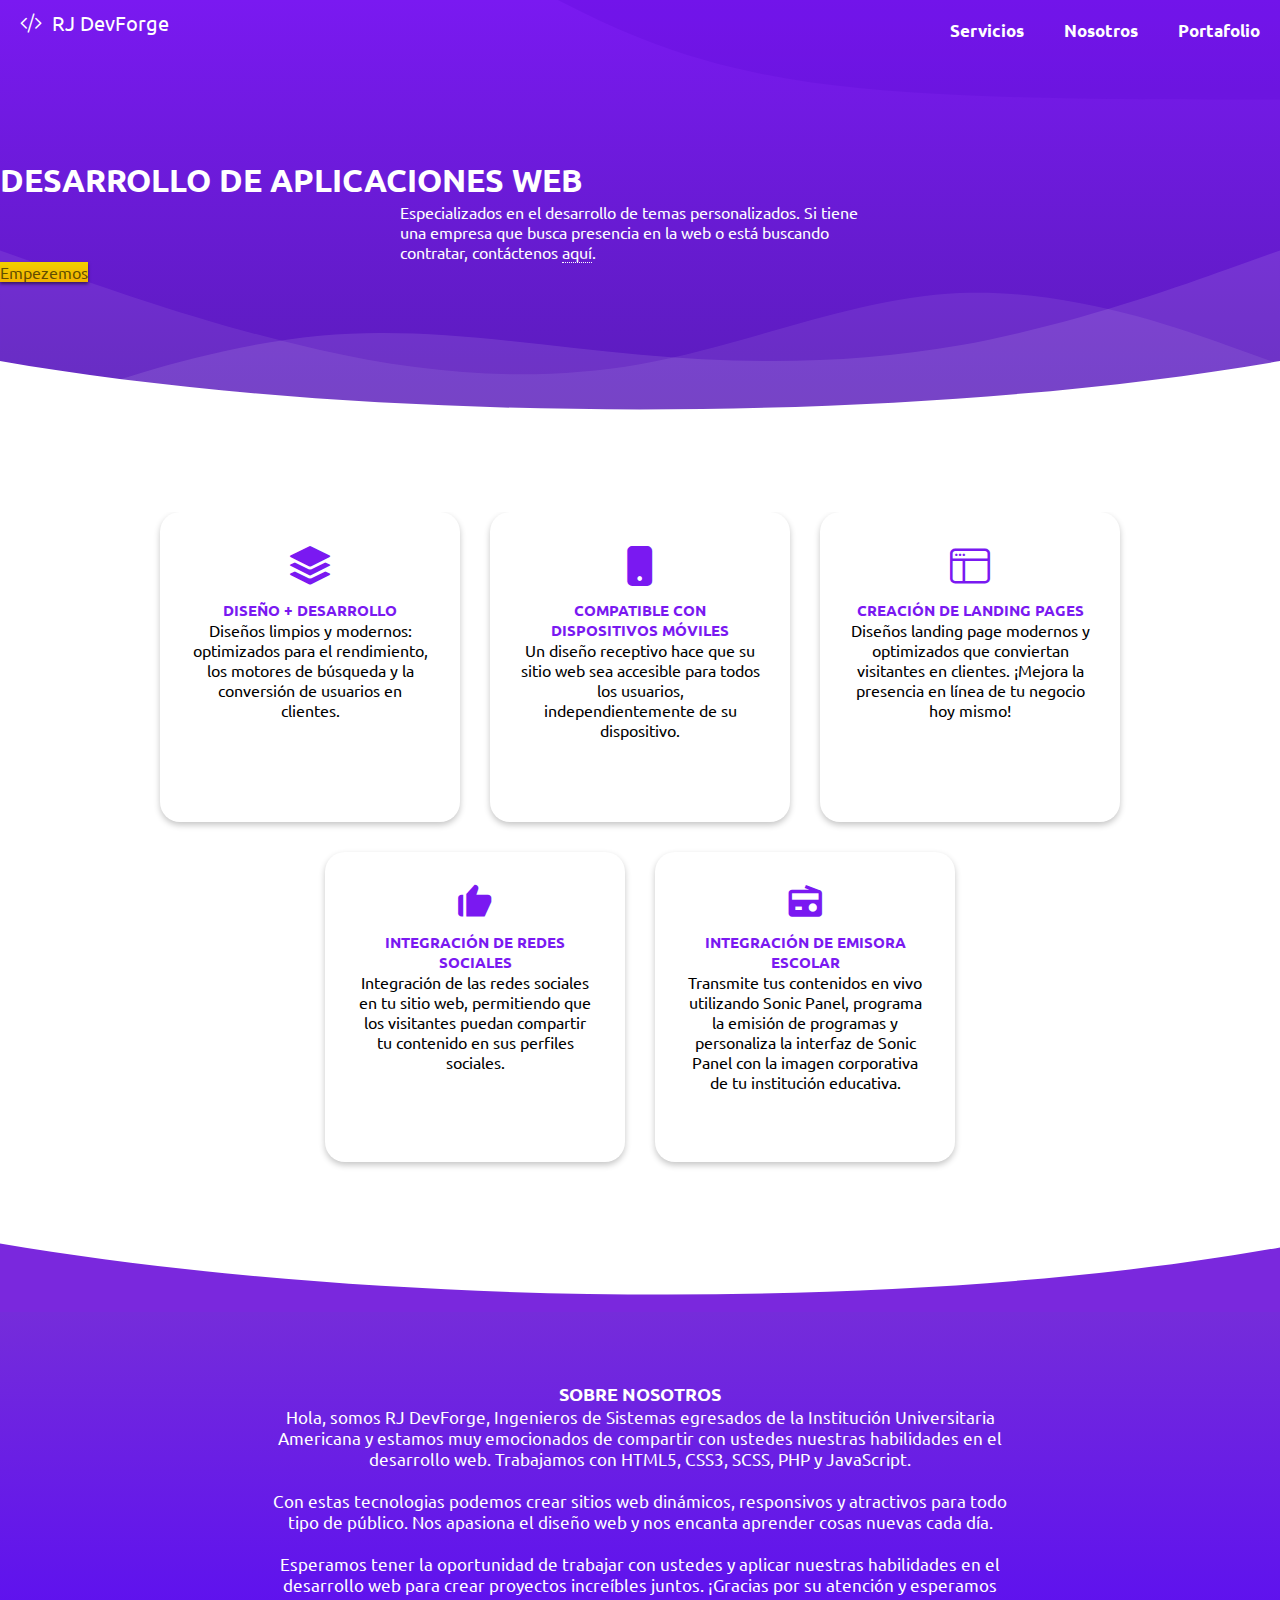
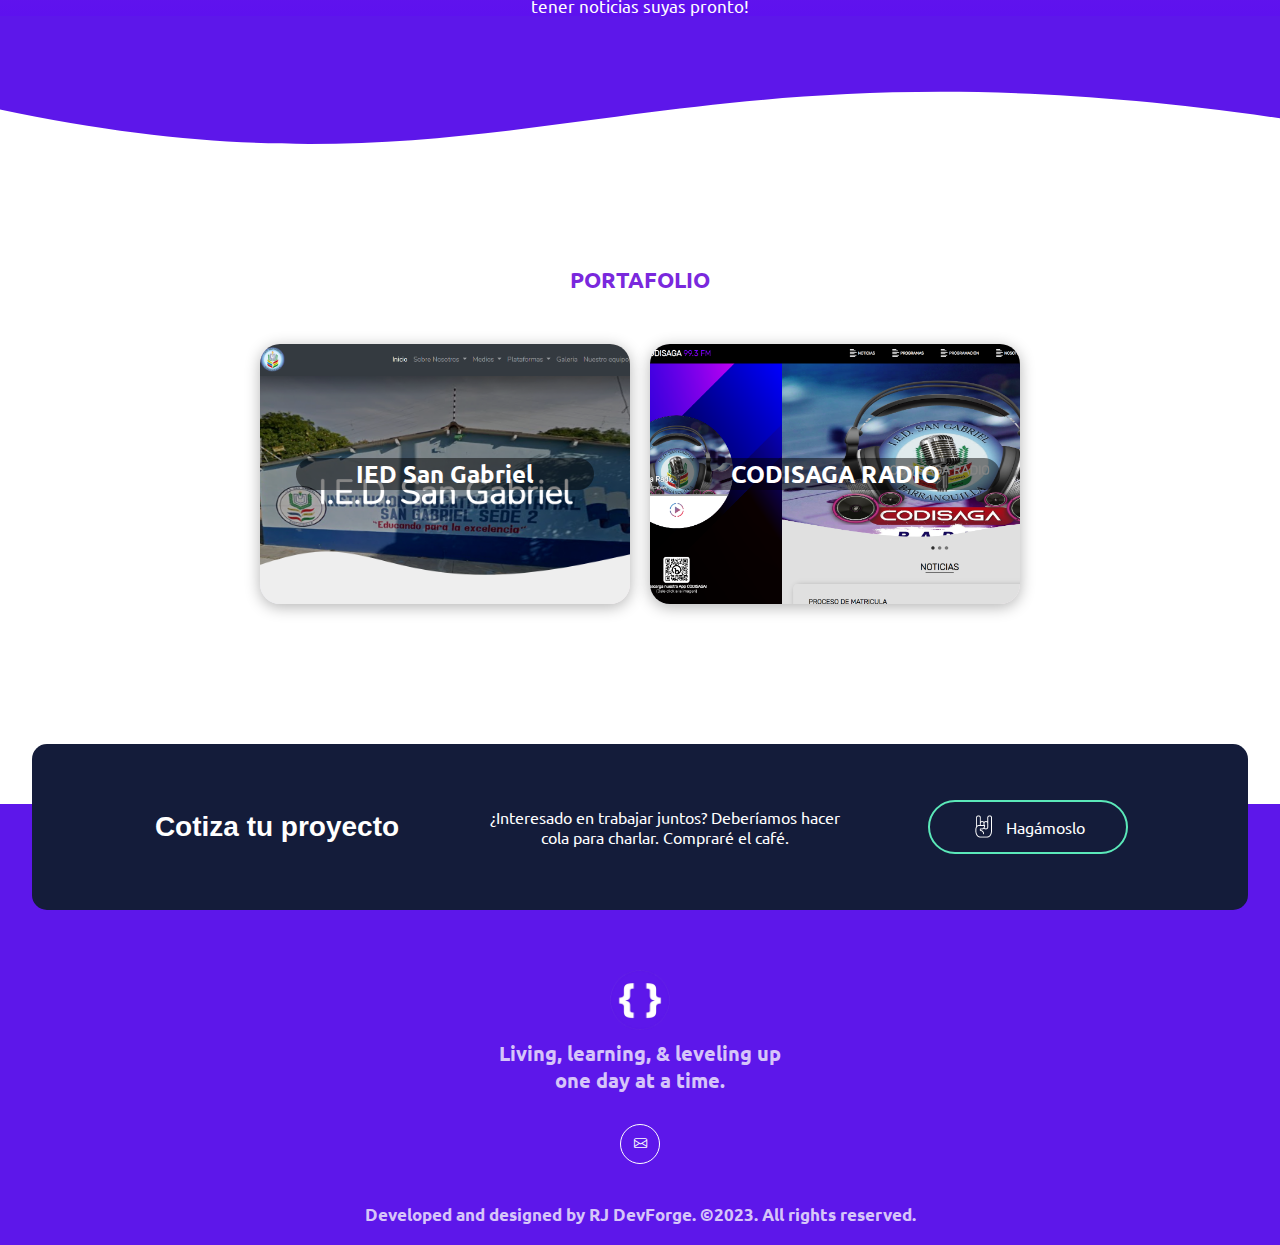
<file: index.html>
<!DOCTYPE html>
<html lang="es">
<head>
    <meta charset="UTF-8">
    <meta http-equiv="X-UA-Compatible" content="IE=edge">
    <meta name="viewport" content="width=device-width, initial-scale=1.0">
    <title>Portafolio - RJ DevForge</title>

    <!-- Linkeado de Bootstrap -->
    <link href="https://cdn.jsdelivr.net/npm/bootstrap@5.3.0-alpha2/dist/css/bootstrap.min.css" rel="stylesheet" integrity="sha384-aFq/bzH65dt+w6FI2ooMVUpc+21e0SRygnTpmBvdBgSdnuTN7QbdgL+OapgHtvPp" crossorigin="anonymous">

    <!-- Linkeado de BoxIcons -->
    <link href='https://unpkg.com/boxicons@2.1.4/css/boxicons.min.css' rel='stylesheet'>

    <!-- Linkeado estilos Generales -->
    <link rel="stylesheet" href="assets/css/general.css">

    <!-- Linkeado de estilos CSS -->
    <link rel="stylesheet" href="assets/css/styles.css">
    <link rel="stylesheet" href="assets/css/waves.css">
    <link rel="stylesheet" href="assets/css/cards.css">

    <!-- Icono de la pagina -->
    <link rel="icon" href="./assets/img/icon.ico">
</head>
<body>
    <!-- HEADER -->
    <header>
        <div class="header">
            <div class="icon">
                <!-- <i class="bi bi-braces"></i> -->
                <i class="bi bi-code-slash"></i>
                <span> RJ DevForge </span>
            </div>
            <div class="menu" id="menu">
                <nav>
                    <ul>
                        <span class="title-menu" id="title"> <i class="bi bi-box-arrow-left"></i> MENU </span>
                        <li> <a href="#servicios">Servicios</a> </li>
                        <li> <a href="#nosotros">Nosotros</a> </li>
                        <li> <a href="#portafolio">Portafolio</a> </li>
                    </ul>
                </nav>
            </div>
            <div class="button-menu">
                <i class="bi bi-list" id="btn-menu"></i>
            </div>
        </div>
    </header>

    <!-- WAVES -->
    <section id="hero" class="hero" data-spy="scroll" data-target="#menu">
        <div class="hero__inner">
            <div class="hero__divider">
                <div class="container section text-center aos-init aos-animate" data-aos="fade-in" data-aos-duration="250">
                    <div class="row aos-init aos-animate" data-aos="fade-in">
                        <div class="col-md-10 col-lg-7 mx-auto">
                            <h1 class="text-uppercase"> DESARROLLO DE APLICACIONES WEB </h1>
                            <p>
                                Especializados en el desarrollo de temas personalizados. Si tiene una empresa que busca 
                                presencia en la web o está buscando contratar, contáctenos <a href="./planes.html">aquí</a>.
                            </p>
                            <a href="#portafolio" class="btn btn-secondary--gradient">Empezemos</a>
                        </div>
                    </div>
                </div>
            </div>
        </div>
    </section>

    <!-- MAIN -->
    <main>
        <!-- SERVICIOS -->
        <div class="servicios" id="servicios">

            <div class="box">
                <div class="box-content">
                    <i class="bi bi-stack"></i>
                    <p class="box-title"> DISEÑO + DESARROLLO </p>
                    <p>
                        Diseños limpios y modernos: optimizados para el rendimiento, 
                        los motores de búsqueda y la conversión de usuarios en clientes.
                    </p>
                </div>
            </div>

            <div class="box">
                <div class="box-content">
                    <i class="bi bi-phone-fill"></i>
                    <p class="box-title"> Compatible con dispositivos móviles </p>
                    <p>
                        Un diseño receptivo hace que su sitio web sea accesible para 
                        todos los usuarios, independientemente de su dispositivo.
                    </p>
                </div>
            </div>

            <div class="box">
                <div class="box-content">
                    <i class="bi bi-window-sidebar"></i>
                    <p class="box-title"> Creación de landing pages </p>
                    <p>
                        Diseños landing page modernos y optimizados que conviertan visitantes 
                        en clientes. ¡Mejora la presencia en línea de tu negocio hoy mismo!
                    </p>
                </div>
            </div>

            <div class="box">
                <div class="box-content">
                    <i class='bx bxs-like mb-3'></i>
                    <p class="box-title"> Integración de redes sociales </p>
                    <p>
                        Integración de las redes sociales en tu sitio web, permitiendo que los visitantes puedan compartir tu contenido en sus perfiles sociales.
                    </p>
                </div>
            </div>

            <div class="box">
                <div class="box-content">
                    <i class='bx bxs-radio'></i>
                    <p class="box-title"> Integración de Emisora Escolar </p>
                    <p>
                        Transmite tus contenidos en vivo utilizando Sonic Panel, programa la emisión de programas y 
                        personaliza la interfaz de Sonic Panel con la imagen corporativa de tu institución educativa.
                    </p>
                </div>
            </div>

        </div>

        <!-- NOSOTROS -->
        <div class="nosotros" id="nosotros">
            <div class="wave" style="height: 150px; overflow: hidden;" ><svg viewBox="0 0 500 150" preserveAspectRatio="none" style="height: 100%; width: 100%; fill: var(--secondary-color);"><path d="M-9.02,77.47 C149.99,150.00 363.99,149.52 502.25,84.38 L501.12,182.08 L-7.89,160.38 Z" style="stroke: none;"></path></svg></div>
            <div class="nosotros-content">
                <p class="nosotros-title">SOBRE NOSOTROS</p>
                <p>
                    Hola, somos RJ DevForge, Ingenieros de Sistemas egresados de la Institución Universitaria 
                    Americana y estamos muy emocionados de compartir con ustedes nuestras habilidades 
                    en el desarrollo web. Trabajamos con HTML5, CSS3, SCSS, PHP y JavaScript. <br><br>
                    Con estas tecnologias podemos crear sitios web dinámicos, responsivos y atractivos para 
                    todo tipo de público. Nos apasiona el diseño web y nos encanta aprender cosas nuevas cada día.
                    <br><br>
                    Esperamos tener la oportunidad de trabajar con ustedes y aplicar nuestras habilidades en el 
                    desarrollo web para crear proyectos increíbles juntos. ¡Gracias por su atención y esperamos 
                    tener noticias suyas pronto!
                </p>
            </div>
            <div class="wave" style="height: 150px; overflow: hidden;" ><svg viewBox="0 0 500 150" preserveAspectRatio="none" style="height: 100%; width: 100%; fill: var(--footer-color);;"><path d="M-5.64,90.30 C202.59,206.75 246.61,6.44 502.25,103.13 L500.00,0.00 L0.00,0.00 Z" style="stroke: none;"></path></svg></div>
        </div>

        <!-- PORTAFOLIO -->
        <div class="portafolio" id="portafolio">
            <p class="portafolio-title">Portafolio</p>

            <!-- TRABAJOS -->
            <div class="trabajos">

                <!-- IED SAN GABRIEL -->
                <div class="portafolio-container noselect">
                    <a href="https://iedsangabriel.com" target="_blank">
                        <div class="canvas">
                            <div class="tracker tr-1"></div>
                            <div class="tracker tr-2"></div>
                            <div class="tracker tr-3"></div>
                            <div class="tracker tr-4"></div>
                            <div class="tracker tr-5"></div>
                            <div class="tracker tr-6"></div>
                            <div class="tracker tr-7"></div>
                            <div class="tracker tr-8"></div>
                            <div class="tracker tr-9"></div>
                            <div class="tracker tr-10"></div>
                            <div class="tracker tr-11"></div>
                            <div class="tracker tr-12"></div>
                            <div class="tracker tr-13"></div>
                            <div class="tracker tr-14"></div>
                            <div class="tracker tr-15"></div>
                            <div class="tracker tr-16"></div>
                            <div class="tracker tr-17"></div>
                            <div class="tracker tr-18"></div>
                            <div class="tracker tr-19"></div>
                            <div class="tracker tr-20"></div>
                            <div class="tracker tr-21"></div>
                            <div class="tracker tr-22"></div>
                            <div class="tracker tr-23"></div>
                            <div class="tracker tr-24"></div>
                            <div class="tracker tr-25"></div>
                            <div id="card">
                                <div class="tapa"><div class="borde"></div></div>
                                <img src="./assets/img/projects/ied.png" alt="IEDSanGabriel">
                                <p id="prompt">IED San Gabriel</p>
                                <div class="card-text">
                                    Espacio virtual para la IED San Gabriel. Diseñada 
                                    con HTML, PHP, JavaScript, CSS y Bootstrap.
                                </div>
                            </div>
                        </div>
                    </a>
                </div>

                <!-- CODISAGA RADIO -->
                <div class="portafolio-container noselect">
                    <a href="https://iedsangabriel.com/CODISAGA" target="_blank">
                        <div class="canvas">
                            <div class="tracker tr-1"></div>
                            <div class="tracker tr-2"></div>
                            <div class="tracker tr-3"></div>
                            <div class="tracker tr-4"></div>
                            <div class="tracker tr-5"></div>
                            <div class="tracker tr-6"></div>
                            <div class="tracker tr-7"></div>
                            <div class="tracker tr-8"></div>
                            <div class="tracker tr-9"></div>
                            <div class="tracker tr-10"></div>
                            <div class="tracker tr-11"></div>
                            <div class="tracker tr-12"></div>
                            <div class="tracker tr-13"></div>
                            <div class="tracker tr-14"></div>
                            <div class="tracker tr-15"></div>
                            <div class="tracker tr-16"></div>
                            <div class="tracker tr-17"></div>
                            <div class="tracker tr-18"></div>
                            <div class="tracker tr-19"></div>
                            <div class="tracker tr-20"></div>
                            <div class="tracker tr-21"></div>
                            <div class="tracker tr-22"></div>
                            <div class="tracker tr-23"></div>
                            <div class="tracker tr-24"></div>
                            <div class="tracker tr-25"></div>
                            <div id="card">
                                <div class="tapa"><div class="borde"></div></div>
                                <img src="./assets/img/projects/CODISAGA-RADIO.png" alt="IEDSanGabriel">
                                <p id="prompt">CODISAGA RADIO</p>
                                <div class="card-text">
                                    "Codisaga Radio" busca fomentar la comunicación 
                                    y creatividad de los estudiantes.
                                </div>
                            </div>
                        </div>
                    </a>
                </div>

            </div>

        </div>

        <!-- CONTACTANOS -->
        <div class="contacto hidden" id="contact">
            <div class="contacto-container">
                <form action="mailto:roger_flasx@hotmail.com" method="post" enctype="text/plain" class="card">
                <!-- <form action="<?php echo $_SERVER['PHP_SELF']; ?>" method="POST" class="card"> -->
                    <a class="contacto-form">CONTACTANOS</a>
                    <div class="inputBox">
                        <input type="text" id="nombre" name="nombre" required="required">
                        <span>Nombre</span>
                    </div> 

                    <div class="inputBox1">
                        <input type="text" id="correo" name="correo" required="required">
                        <span class="user">Correo</span>
                    </div>

                    <div class="inputBox">
                        <textarea id="mensaje" name="mensaje" rows="5" required="required"></textarea>
                        <span>Mensaje</span>    
                    </div>

                    <input type="submit" class="enter" value="Enviar">

                </form>
            </div>
        </div>
    </main>

    <!-- FOOTER -->
    <footer>
        <div class="footer-planes">
            <div class="footer-title">
                <span>Cotiza tu proyecto</span>
            </div>
            <div class="footer-middle">
                <span> ¿Interesado en trabajar juntos? Deberíamos hacer cola para charlar. Compraré el café. </span>
            </div>
            <div class="footer-btn">
                <a href="./planes.html">
                    <img class="boton-w" src="./assets/img/icons/handR3.png" alt="">
                    <img class="boton-b" src="./assets/img/icons/handR4.png" alt="">
                    Hagámoslo
                </a>
            </div>
        </div>

        <div class="footer-img">
            <img src="assets/img/icon.ico" alt="">
        </div>

        <div class="footer-msj">
            <span> Living, learning, & leveling up one day at a time. </span>
        </div>

        <div class="footer-redes">
            <button onclick="location.href='mailto:rjdevforge@gmail.com'">
                <i class="bi bi-envelope"></i>
            </button>
        </div>

        <p class="footer-txt">Developed and designed by <a href="https://rogerofg.github.io/MiPortafolio/" target="_blank">RJ DevForge</a>. ©2023. All rights reserved.</p>
    </footer>

    <!-- SCRIPT -->
    <script src="assets/js/main.js"></script>

    <!-- CDN: Bootstrap & Bootstrap Icons -->
    <link rel="stylesheet" href="https://cdn.jsdelivr.net/npm/bootstrap-icons@1.10.3/font/bootstrap-icons.css">
    <script src="https://cdn.jsdelivr.net/npm/bootstrap@5.3.0-alpha2/dist/js/bootstrap.bundle.min.js" integrity="sha384-qKXV1j0HvMUeCBQ+QVp7JcfGl760yU08IQ+GpUo5hlbpg51QRiuqHAJz8+BrxE/N" crossorigin="anonymous"></script>
</body>
</html>
</file>
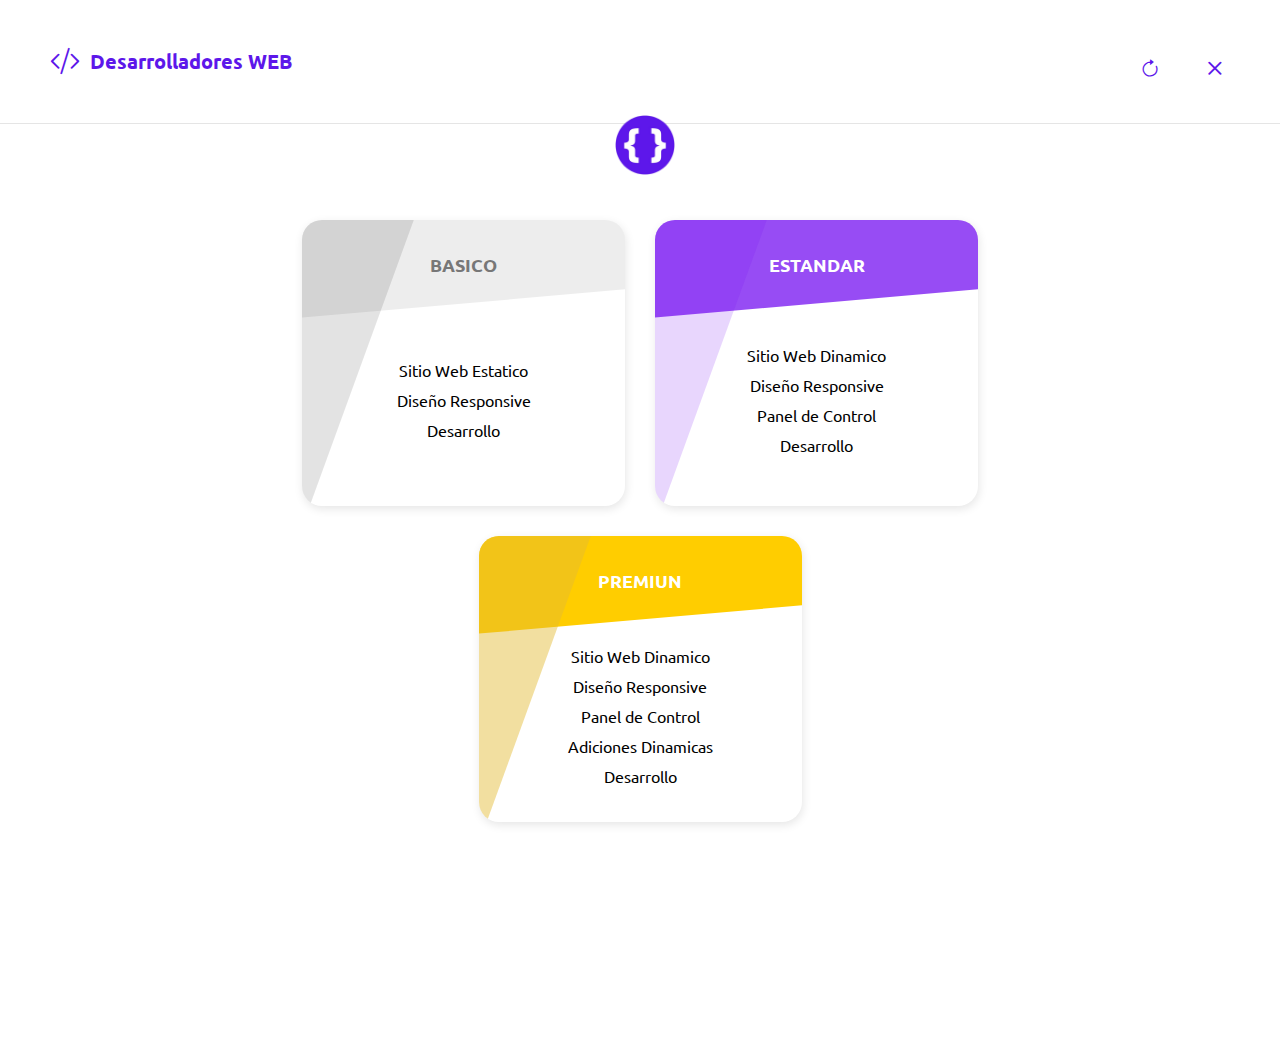
<file: cotiza.html>
<!DOCTYPE html>
<html lang="en">
<head>
    <meta charset="UTF-8">
    <meta http-equiv="X-UA-Compatible" content="IE=edge">
    <meta name="viewport" content="width=device-width, initial-scale=1.0">
    <title>Portafolio - Cotizar</title>

    <!-- Linkeado de Bootstrap -->
    <link href="https://cdn.jsdelivr.net/npm/bootstrap@5.3.0-alpha2/dist/css/bootstrap.min.css" rel="stylesheet" integrity="sha384-aFq/bzH65dt+w6FI2ooMVUpc+21e0SRygnTpmBvdBgSdnuTN7QbdgL+OapgHtvPp" crossorigin="anonymous">

    <!-- Linkeado de estilos CSS -->
    <link rel="stylesheet" href="/assets/css/general.css">
    <link rel="stylesheet" href="/assets/css/cotiza.css">

    <!-- Icono de la pagina -->
    <link rel="icon" href="./assets/img/icon.ico">
</head>
<body>
    <!-- HEADER -->
    <header>
        <div class="header">
            <div class="icon">
                <!-- <i class="bi bi-braces"></i> -->
                <i class="bi bi-code-slash"></i>
                <span> Desarrolladores WEB </span>
            </div>
            <div class="button-central">
                <img src="assets/img/icon.ico" alt="">
            </div>
            <div class="menu" id="menu">
                <nav>
                    <ul>
                        <li> <a href="/cotiza.html"> <i class="bi bi-arrow-clockwise"></i> </a> </li>
                        <li> <a href="/index.html"> <i class="bi bi-x"></i> </a> </li>
                    </ul>
                </nav>
            </div>
        </div>
    </header>

    <main>
        <div class="box-planes">
            <div class="box-plan">
                <div class="deco1"></div>
                <div class="deco2"></div>
                <span class="box-title" style="color: #777777;">BASICO</span>
                <div class="box-detalles">
                    <span>Sitio Web Estatico</span>
                    <span>Diseño Responsive</span>
                    <span>Desarrollo</span>
                </div>
                <!-- <button></button> -->
            </div>

            <div class="box-plan">
                <div class="deco3"></div>
                <div class="deco4"></div>
                <span class="box-title">ESTANDAR</span>
                <div class="box-detalles">
                    <span>Sitio Web Dinamico</span>
                    <span>Diseño Responsive</span>
                    <span>Panel de Control</span>
                    <span>Desarrollo</span>
                </div>
            </div>

            <div class="box-plan">
                <div class="deco5"></div>
                <div class="deco6"></div>
                <span class="box-title">Premiun</span>
                <div class="box-detalles">
                    <span>Sitio Web Dinamico</span>
                    <span>Diseño Responsive</span>
                    <span>Panel de Control</span>
                    <span>Adiciones Dinamicas</span>
                    <span>Desarrollo</span>
                </div>
            </div>
        </div>

        <div class="box-form">
            <form action="mailto:roger_flasx@hotmail.com" method="post" enctype="text/plain">
                <span class="box-contacto">Estamos emocionados de conocer su proyecto. ¿Listo para comenzar?</span>
                <div class="inputBox">
                    <input type="text" id="nombre" name="Nombre" required="required">
                    <span>Nombre</span>
                </div> 

                <div class="inputBox1">
                    <input type="text" id="correo" name="Correo" required="required">
                    <span class="user">Correo</span>
                </div>

                <div class="inputBox">
                    <textarea id="mensaje" name="Detalles Adicionales" rows="5" required="required"></textarea>
                    <span>Detalles Adicionales</span>    
                </div>

                <input type="submit" class="enter" value="Enviar">

            </form>
        </div>
    </main>

    <!-- CDN: Bootstrap & Bootstrap Icons -->
    <link rel="stylesheet" href="https://cdn.jsdelivr.net/npm/bootstrap-icons@1.10.3/font/bootstrap-icons.css">
    <script src="https://cdn.jsdelivr.net/npm/bootstrap@5.3.0-alpha2/dist/js/bootstrap.bundle.min.js" integrity="sha384-qKXV1j0HvMUeCBQ+QVp7JcfGl760yU08IQ+GpUo5hlbpg51QRiuqHAJz8+BrxE/N" crossorigin="anonymous"></script>
</body>
</html>
</file>
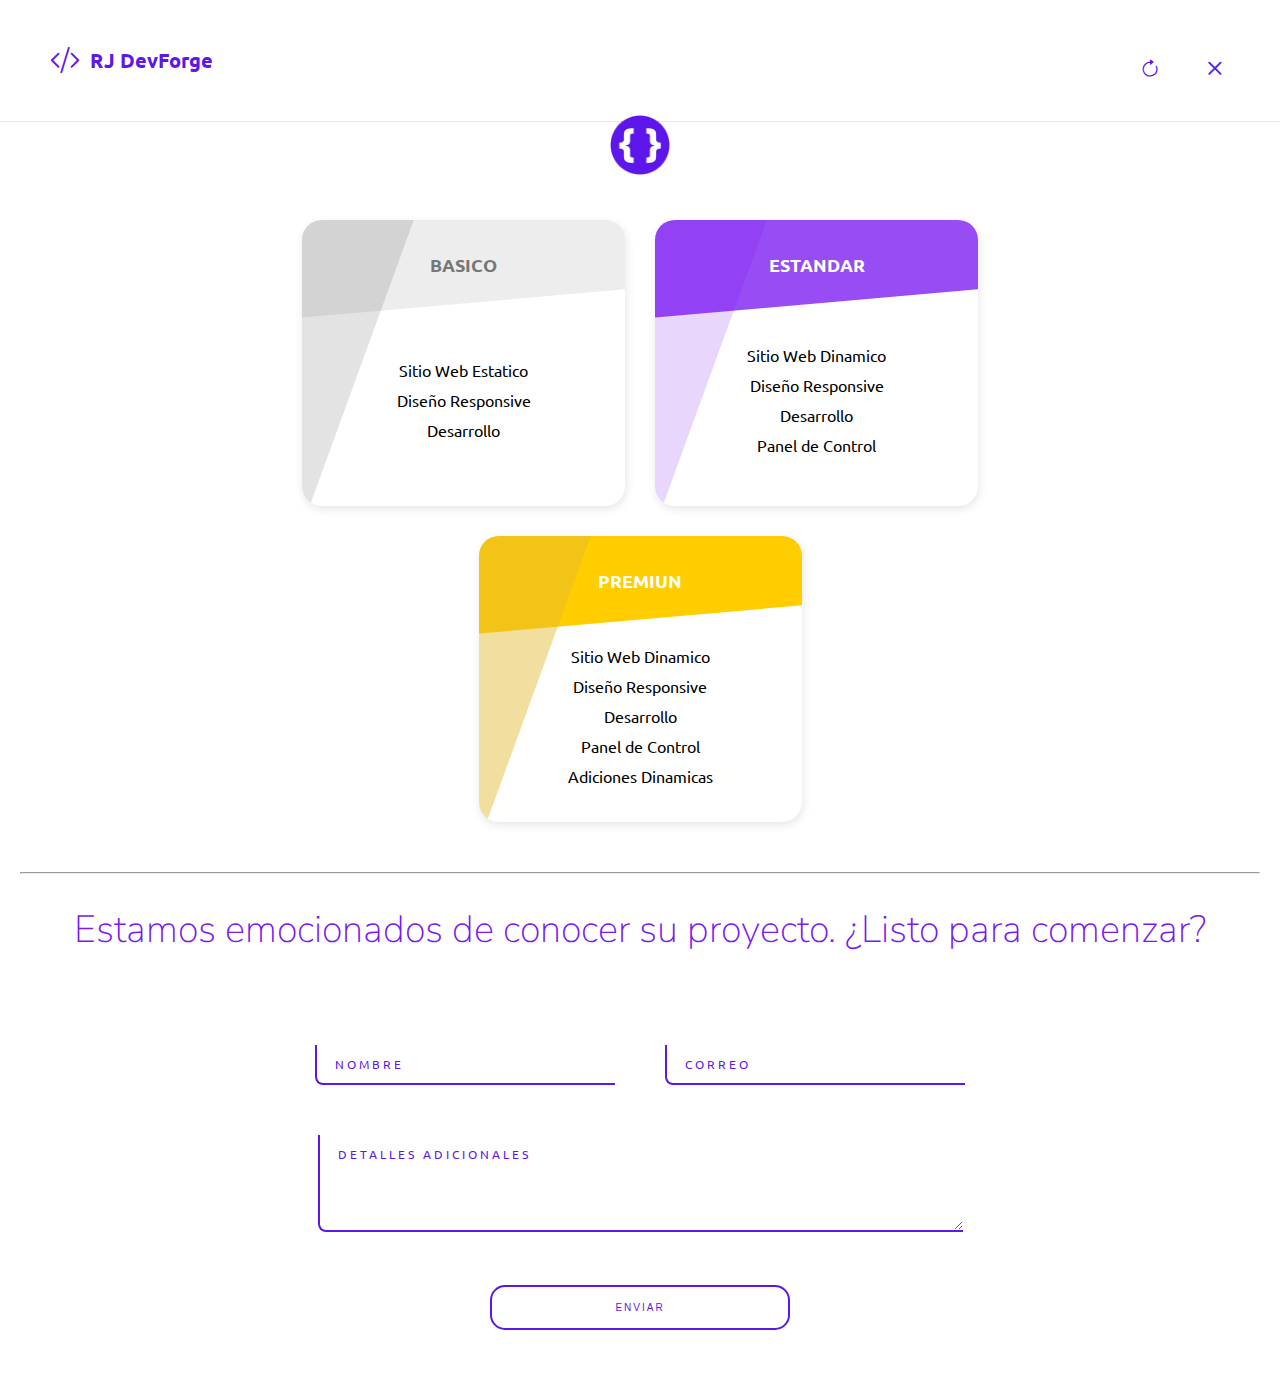
<file: planes.html>
<!DOCTYPE html>
<html lang="en">
<head>
    <meta charset="UTF-8">
    <meta http-equiv="X-UA-Compatible" content="IE=edge">
    <meta name="viewport" content="width=device-width, initial-scale=1.0">
    <title>Portafolio - Planes</title>

    <!-- Linkeado de Bootstrap -->
    <link href="https://cdn.jsdelivr.net/npm/bootstrap@5.3.0-alpha2/dist/css/bootstrap.min.css" rel="stylesheet" integrity="sha384-aFq/bzH65dt+w6FI2ooMVUpc+21e0SRygnTpmBvdBgSdnuTN7QbdgL+OapgHtvPp" crossorigin="anonymous">

    <!-- Linkeado de estilos CSS -->
    <link rel="stylesheet" href="./assets/css/general.css">
    <link rel="stylesheet" href="./assets/css/planes.css">

    <!-- Icono de la pagina -->
    <link rel="icon" href="./assets/img/icon.ico">
</head>
<body>
    <!-- HEADER -->
    <header>
        <div class="header">
            <div class="icon">
                <!-- <i class="bi bi-braces"></i> -->
                <i class="bi bi-code-slash"></i>
                <span> RJ DevForge </span>
            </div>
            <div class="button-central">
                <img src="assets/img/icon.ico" alt="">
            </div>
            <div class="menu" id="menu">
                <nav>
                    <ul>
                        <li> <a href="./planes.html"> <i class="bi bi-arrow-clockwise"></i> </a> </li>
                        <li> <a href="./index.html"> <i class="bi bi-x"></i> </a> </li>
                    </ul>
                </nav>
            </div>
        </div>
    </header>

    <main>
        <div class="box-planes">
            <div class="box-plan">
                <div class="deco1"></div>
                <div class="deco2"></div>
                <span class="box-title" style="color: #777777;">BASICO</span>
                <div class="box-detalles">
                    <span>Sitio Web Estatico</span>
                    <span>Diseño Responsive</span>
                    <span>Desarrollo</span>
                </div>
                <!-- <button></button> -->
            </div>

            <div class="box-plan">
                <div class="deco3"></div>
                <div class="deco4"></div>
                <span class="box-title">ESTANDAR</span>
                <div class="box-detalles">
                    <span>Sitio Web Dinamico</span>
                    <span>Diseño Responsive</span>
                    <span>Desarrollo</span>
                    <span>Panel de Control</span>
                </div>
            </div>

            <div class="box-plan">
                <div class="deco5"></div>
                <div class="deco6"></div>
                <span class="box-title">Premiun</span>
                <div class="box-detalles">
                    <span>Sitio Web Dinamico</span>
                    <span>Diseño Responsive</span>
                    <span>Desarrollo</span>
                    <span>Panel de Control</span>
                    <span>Adiciones Dinamicas</span>
                </div>
            </div>
        </div>

        <hr>
        <div class="box-form">
            <form class="form-content" action="mailto:rjdevforge@gmail.com" method="post" enctype="text/plain">
                <span class="box-contacto">Estamos emocionados de conocer su proyecto. ¿Listo para comenzar?</span>

                <div class="content-input1">
                    <div class="inputBox1">
                        <input type="text" id="nombre" name="Nombre" required="required">
                        <span>Nombre</span>
                    </div> 
                    
                    <div class="inputBox1">
                        <input type="text" id="correo" name="Correo" required="required">
                        <span class="user">Correo</span>
                    </div>
                </div>

                <div class="inputBox">
                    <textarea id="mensaje" name="Detalles Adicionales" rows="5" required="required"></textarea>
                    <span>Detalles Adicionales</span>    
                </div>

                <input type="submit" class="enter" value="Enviar">

            </form>
        </div>
    </main>

    <!-- CDN: Bootstrap & Bootstrap Icons -->
    <link rel="stylesheet" href="https://cdn.jsdelivr.net/npm/bootstrap-icons@1.10.3/font/bootstrap-icons.css">
    <script src="https://cdn.jsdelivr.net/npm/bootstrap@5.3.0-alpha2/dist/js/bootstrap.bundle.min.js" integrity="sha384-qKXV1j0HvMUeCBQ+QVp7JcfGl760yU08IQ+GpUo5hlbpg51QRiuqHAJz8+BrxE/N" crossorigin="anonymous"></script>
</body>
</html>
</file>
<file: assets/css/general.css>
@import url('https://fonts.googleapis.com/css2?family=Ubuntu&display=swap');
@import url('https://fonts.googleapis.com/css2?family=Nunito+Sans:wght@300&display=swap');

*{
    margin: 0;
    padding: 0;
    box-sizing: border-box;
}

body{
    font-family: 'Ubuntu', sans-serif;
}

:root{
    --primary-color: #7a19f1;
    --secondary-color: #7a28dd;
    --footer-color: #5D17EA;
    --wave-top-color: #7c34d4;
    --wave-bottom-color: #5709f5;
    --white: #fff;
}

a{
    text-decoration: none;
    color: #000;
}

ul{
    list-style: none;
}

.hidden{
    display: none;
}
</file>
<file: assets/css/styles.css>
/*--- -- ------ -- ---*/
/*--- -- HEADER -- ---*/
/*--- -- ------ -- ---*/

header{
    position: relative;
}

.header{
    position: absolute;
    z-index: 10;
    width: 100%;
    height: auto;
    display: flex;
    justify-content: space-between;
}

.icon{
    width: 100%;
    display: flex;
    align-items: center;
    padding-left: 20px;
    color: #fff;
    font-size: 22px;
}

.icon span{
    margin-left: 10px;
    font-size: 20px;
}

.menu{
    width: 100%;
}

.button-menu{
    color: var(--white);
    display: flex;
    align-items: center;
    justify-content: center;
    width: 200px;
    font-size: 30px;
    display: none;
}

ul{
    display: flex;
    justify-content: end;
}

.title-menu{
    display: none;
}

li,
.title-menu{
    margin: 20px 20px 5px 20px;
}

a{
    color: #fff;
}

.menu ul li,
.title-menu{
    color: var(--primary-color);
    font-size: 17px;
    font-weight: 600;
}

/*--- -- ---- -- ---*/
/*--- -- MAIN -- ---*/
/*--- -- ---- -- ---*/

main{
    margin-top: 90px;
}

/*--- -- --------- -- ---*/
/*--- -- SERVICIOS -- ---*/
/*--- -- --------- -- ---*/

.servicios{
    text-align: center;
    display: flex;
    align-items: center;
    justify-content: center;
    flex-wrap: wrap;
    gap: 30px;
}

.box{
    width: 300px;
    height: auto;
    min-height: 310px;
    border-radius: 20px;
    box-shadow: 0px 3px 6px #0000003a;
}

.box-content{
    margin: 30px;
}

.box-content i{
    color: var(--primary-color);
    font-size: 40px;
}

.box-title{
    font-weight: bold;
    text-transform: uppercase;
    font-size: 15px;
    margin-top: 10px;
    color: var(--primary-color);
}

/*--- -- -------- -- ---*/
/*--- -- NOSOTROS -- ---*/
/*--- -- -------- -- ---*/

.nosotros{
    width: 100%;
    text-align: center;
    background: linear-gradient(180deg, var(--wave-top-color) 10%, var(--wave-bottom-color) 90%);
    color: var(--white);
}

.nosotros-content{
    margin: 0 auto;
    margin-top: 70px;
    width: 760px;
    max-width: 90%;
    font-size: 17px;
}

.nosotros-title{
    font-size: 18px;
    font-weight: 600;
}

.wave{
    background-color: var(--white);
}

/*--- -- ---------- -- ---*/
/*--- -- PORTAFOLIO -- ---*/
/*--- -- ---------- -- ---*/

.portafolio{
    text-align: center;
    padding: 100px 30px 100px 30px;
}

.portafolio-title{
    color: var(--secondary-color);
    font-size: 22px;
    text-transform: uppercase;
    font-weight: 600;
    padding-bottom: 50px;
}

.trabajos{
    display: flex;
    align-items: center;
    justify-content: center;
    flex-wrap: wrap;
    gap: 20px;
}

/*--- -- ----------- -- ---*/
/*--- -- CONTACTANOS -- ---*/
/*--- -- ----------- -- ---*/

.contacto-form {
    color: var(--secondary-color);
    text-transform: uppercase;
    letter-spacing: 2px;
    display: block;
    font-weight: bold;
    font-size: x-large;
    margin-top: 1.5em;
}

.card {
    border: none;
    margin: 0 auto;
    display: flex;
    justify-content: center;
    align-items: center;
    min-height: 350px;
    width: 500px;
    max-width: 100%;
    margin-bottom: 50px;
    flex-direction: column;
    gap: 35px;
    border-radius: 8px;
}

.inputBox,
.inputBox1 {
    position: relative;
    width: 300px;
}

.inputBox input,
.inputBox1 input,
.inputBox textarea {
    width: 100%;
    padding: 10px;
    outline: none;
    border: none;
    color: var(--footer-color);
    font-size: 1em;
    background: transparent;
    border-left: 2px solid var(--footer-color);
    border-bottom: 2px solid var(--footer-color);
    transition: 0.1s;
    border-bottom-left-radius: 8px;
}

.inputBox span,
.inputBox1 span {
    margin-top: 5px;
    position: absolute;
    left: 0;
    transform: translateY(-4px);
    margin-left: 10px;
    padding: 10px;
    pointer-events: none;
    font-size: 12px;
    color: var(--footer-color);
    text-transform: uppercase;
    transition: 0.5s;
    letter-spacing: 3px;
    border-radius: 8px;
}

.inputBox input:valid~span,
.inputBox input:focus~span,
.inputBox textarea:valid~span,
.inputBox textarea:focus~span,
.inputBox1 input:valid~span,
.inputBox1 input:focus~span {
    transform: translateX(180px) translateY(-15px);
    font-size: 0.8em;
    padding: 5px 10px;
    background: var(--footer-color);
    letter-spacing: 0.2em;
    color: #fff;
    border: 2px;
}

.inputBox input:valid,
.inputBox input:focus,
.inputBox textarea:valid,
.inputBox textarea:focus,
.inputBox1 input:valid,
.inputBox1 input:focus {
    border: 2px solid var(--footer-color);
    border-radius: 8px;
}

.enter {
    height: 45px;
    width: 100px;
    border-radius: 5px;
    border: 2px solid var(--footer-color);
    color: var(--footer-color);
    cursor: pointer;
    background-color: transparent;
    transition: 0.5s;
    text-transform: uppercase;
    font-size: 10px;
    letter-spacing: 2px;
    margin-bottom: 3em;
}

.enter:hover {
    background-color: var(--footer-color);
    color: white;
}

/*--- -- ------ -- ---*/
/*--- -- FOOTER -- ---*/
/*--- -- ------ -- ---*/

footer{
    width: 100%;
    height: auto;
    background-color: var(--footer-color);
    color: #ffffffc2;
    text-align: center;
    font-weight: 600;
    margin-top: 100px;
}

.footer-planes{
    width: 1344px;
    max-width: 95%;
    border-radius: 15px;
    transform: translateY(-60px);
    height: 166px;
    margin: 0 auto;
    padding: 0 100px;
    background-color: #141c3a;
    display: flex;
    flex-wrap: nowrap;
    gap: 40px;
}

.footer-title,
.footer-middle,
.footer-btn{
    width: 33%;
    height: 100%;
    display: flex;
    align-items: center;
    justify-content: center;
    color: #fff;
    margin: 0;
    padding: 0;
    padding: 20px;
    font-weight: normal;
    
}

.footer-title{
    font-weight: bold;
    width: 500px;
    min-width: 290px;
}

.footer-middle{
    width: 100%;
}

.footer-btn{
    width: 400px;
}

.footer-title span{
    font-size: 28px;
    font-family: "eurostile", sans-serif;
}

.footer-middle span{
    font-size: 16px;
}

.footer-btn a{
    width: 200px;
    height: 54px;
    border: 2px solid #5BE9B9;
    display: flex;
    align-items: center;
    justify-content: center;
    border-radius: 30px;
    transition: .2s ease-in-out;
}

.footer-btn a:hover{
    background-color: #5BE9B9;
    color: #141c3a;
}

.footer-btn a:hover .boton-w{
    display: none;
}

.footer-btn a:hover .boton-b{
    display: block;
}

.footer-btn img{
    width: 25px;
    margin-right: 10px;
}

.boton-b{
    display: none;
}

.footer-img{
    display: flex;
    align-items: center;
    justify-content: center;
    padding-bottom: 10px;
}

.footer-img img{
    width: 60px;
}

.footer-msj{
    width: 300px;
    margin: 0 auto;
    font-size: 20px;
}

.footer-redes button{
    color: var(--white);
    background-color: var(--footer-color);
    border: 1px solid #fff;
    width: 40px;
    height: 40px;
    border-radius: 50%;
    display: flex;
    align-items: center;
    justify-content: center;
    margin: 0 auto;
    margin-top: 30px;
    transition: .3s ease-in-out;
}

.footer-redes button:hover{
    transition: .3s ease-in-out;
    color: var(--footer-color);
    background-color: #fff;
}

.footer-txt{
    padding-top: 40px;
    padding-bottom: 20px;
    font-size: 17px;
    margin: 0;
}

.footer-txt a{
    color: #ffffffc2;
}

/*--- -- ---------- -- ---*/
/*--- -- RESPONSIVE -- ---*/
/*--- -- ---------- -- ---*/

@media screen and (max-width: 1111px) {
    .footer-planes{
        gap: 0px;
    }
}

@media screen and (max-width: 950px) {
    .footer-planes{
        padding: 0 0px;
    }
}

@media screen and (max-width: 760px) {
    /*--- -- ------ -- ---*/
    /*--- -- FOOTER -- ---*/
    /*--- -- ------ -- ---*/

    .footer-planes{
        height: auto;
        display: flex;
        flex-wrap: wrap;
        padding: 20px 10px;
    }
    
    .footer-title,
    .footer-middle,
    .footer-btn{
        width: 100%;
        height: 100%;
    }

    .footer-title span{
        font-size: 28px;
        font-family: "eurostile", sans-serif;
    }
    
    .footer-middle span{
        font-size: 16px;
    }
    
    .footer-btn a{
        width: 200px;
        height: 54px;
        border: 2px solid #5BE9B9;
        display: flex;
        align-items: center;
        justify-content: center;
        border-radius: 30px;
    }

}

@media screen and (max-width: 620px) {
    /*--- -- --------------- -- ---*/
    /*--- -- MENU RESPONSIVE -- ---*/
    /*--- -- --------------- -- ---*/

    .header a{
        color: var(--primary-color);
    }

    .header{
        height: 80px;
    }

    .menu{
        position: relative;
        transform: translateX(250px);
        display: none;
    }

    .active{
        display: block;
        transform: translateX(46px);
    }

    nav{
        position: absolute;
        right: 0;
        border-radius: 20px 0 0 20px;
        background-color: var(--white);
    }

    ul{
        display: block;
        margin-right: 20px;
        text-align: center;
    }

    .title-menu{
        display: block;
        padding: 10px 0;
        border-bottom: 2px solid var(--secondary-color);
        cursor: pointer;
    }

    .title-menu .bi{
        margin-right: 5px;
    }

    /* a, */
    .title-menu{
        color: var(--secondary-color);
    }

    .button-menu{
        width: 100px;
        display: flex;
    }

    .button-menu .bi{
        cursor: pointer;
    }
}
</file>
<file: assets/css/waves.css>
.hero{
    position: relative;
    color: #fff;
    background: linear-gradient(to bottom, var(--primary-color), #332179);
    background-attachment: fixed;
}

.hero .section {
    padding-top: 100px;
    padding-bottom: 80px;
}

.hero__inner {
    position: relative;
    background-attachment: fixed;
    padding: 60px 0;
    z-index: 5;
}

.hero h1 {
    line-height: 1.3;
    font-weight: 700;
}

.hero h2 {
    font-size: 18px;
}

.hero .btn {
    background: #f2cf00;
    background: linear-gradient(180deg,#f2cf00 0%,#f2b200 100%);
    box-shadow: 0 2px 3px rgba(0,0,0,.5);
    border: none!important;
    color: rgba(0,0,0,.6);
}

.hero .btn:hover,.hero .btn:active,.hero .btn:focus {
    color: rgba(0,0,0,.6);
    background: linear-gradient(180deg,#ffdc0d 0%,#ffbf0d 100%);
}

.hero a:not(.btn) {
    color: #fff;
    border-bottom: 1px dotted;
}

.hero a:not(.btn):hover,.hero a:not(.btn):active,.hero a:not(.btn):focus {
    text-decoration: none;
    color: #ffcb05;
}

.hero p {
    max-width: 480px;
    margin-right: auto;
    margin-left: auto;
}

.hero:before {
    content: ' ';
    right: 0;
    top: 0;
    opacity: .2;
    left: 0;
    height: 100px;
    position: absolute;
    z-index: 1;
    background-position: center bottom;
    background-size: cover;
    background-image: url([data-uri]);
}

@media(max-width: 991.98px) {
    .hero:before {
        display:none;
    }
}

.hero:after {
    content: ' ';
    right: 0;
    bottom: 0;
    opacity: 1;
    left: 0;
    height: 230px;
    opacity: .1;
    position: absolute;
    z-index: 1;
    background-position: center top;
    background-size: cover;
    background-image: url([data-uri]);
}

@media(max-width: 1500px) {
    .hero:after {
        height:200px;
    }
}

@media(max-width: 991.98px) {
    .hero:after {
        height:160px;
    }
}

@media(max-width: 767.98px) {
    .hero:after {
        height:90px;
    }
}

.hero__inner:after {
    content: ' ';
    right: 0;
    bottom: -70px;
    opacity: .1;
    left: 0;
    height: 330px;
    position: absolute;
    z-index: 0;
    background-position: center top;
    background-size: cover;
    background-image: url([data-uri]);
}

@media(max-width: 1500px) {
    .hero__inner:after {
        height:270px;
    }
}

@media(max-width: 991.98px) {
    .hero__inner:after {
        height:230px;
    }
}

@media(max-width: 991.98px) {
    .hero__inner:after {
        height:190px;
    }
}

.hero__divider {
    position: relative;
}

.hero__divider>.container {
    z-index: 5;
    position: relative;
}

.hero__divider:after {
    content: ' ';
    opacity: 1;
    right: 0;
    left: 0;
    bottom: -150px;
    height: 200px;
    position: absolute;
    z-index: 0;
    background-position: center top;
    background-size: cover;
    background-image: url([data-uri]);
}
</file>
<file: assets/css/cards.css>
.portafolio-container {
    position: relative;
    width: 370px;
    height: 260px;
    transition: 200ms;
}

.portafolio-container:active {
    width: 180px;
    height: 245px;
}

#card {
    position: absolute;
    inset: 0;
    z-index: 0;
    display: flex;
    justify-content: center;
    align-items: center;
    border-radius: 20px;
    transition: 700ms;
    overflow: hidden;
    box-shadow: 0px 3px 15px #0000004d;
}

.tapa{
    background: linear-gradient(43deg, #4158d079 0%, #c850c079 46%, #ffcc7079 100%);
    background-color: #7e2fdfc7;
    width: 100%;
    height: 100%;
    position: absolute;
    opacity: 0;
    transition: .4s ease-in-out;
}

.borde{
    position: absolute;
    top: 0;bottom: 0;left: 0;right: 0;
    margin: auto;
    width: 95%;
    height: 95%;
    border: 2px solid;
    border-radius: 20px;
}

.tracker:hover~#card .tapa {
    transition: .4s ease-in-out;
    opacity: 1;
}

#card:hover .tapa{
    opacity: 1;
}

#card img{
    width: 100%;
    height: 100%;
    object-fit: cover;
}

.card-text {
    opacity: 0;
    transition-duration: 300ms;
    transition-timing-function: ease-in-out-out;
    transition-delay: 100ms;
    position: absolute;
    font-weight: bold;
    bottom: 14px;
    font-size: 18px;
    width: 93%;
    color: #fff;
}

.tracker:hover~#card .card-text {
    opacity: 1;
}

#prompt {
    font-size: x-large;
    text-align: center;
    z-index: 20;
    font-weight: bold;
    transition: 300ms ease-in-out-out;
    position: absolute;
    color: #ffffff;
    background-color: #00000079;
    padding: 0px 60px;
    border-radius: 20px;
}

.tracker {
    position: absolute;
    z-index: 200;
    width: 100%;
    height: 100%;
}

.tracker:hover {
    cursor: pointer;
}

.tracker:hover~#card #prompt {
    opacity: 0;
}

.tracker:hover~#card {
    transition: 300ms;
    filter: brightness(1.1);
}

.portafolio-container:hover #card::before {
    transition: 200ms;
    content: '';
    opacity: 80%;
}

.canvas {
    perspective: 800px;
    inset: 0;
    z-index: 200;
    position: absolute;
    display: grid;
    grid-template-columns: 1fr 1fr 1fr 1fr 1fr;
    grid-template-rows: 1fr 1fr 1fr 1fr 1fr;
    gap: 0px 0px;
    grid-template-areas: "tr-1 tr-2 tr-3 tr-4 tr-5"
        "tr-6 tr-7 tr-8 tr-9 tr-10"
        "tr-11 tr-12 tr-13 tr-14 tr-15"
        "tr-16 tr-17 tr-18 tr-19 tr-20"
        "tr-21 tr-22 tr-23 tr-24 tr-25";
}

#card::before {
    content: '';
    background: linear-gradient(43deg, rgb(65, 88, 208) 0%, rgb(200, 80, 192) 46%, rgb(255, 204, 112) 100%);
    filter: blur(2rem);
    opacity: 30%;
    width: 100%;
    height: 100%;
    position: absolute;
    z-index: -1;
    transition: 200ms;
}

.tr-1 {
    grid-area: tr-1;
}

.tr-2 {
    grid-area: tr-2;
}

.tr-3 {
    grid-area: tr-3;
}

.tr-4 {
    grid-area: tr-4;
}

.tr-5 {
    grid-area: tr-5;
}

.tr-6 {
    grid-area: tr-6;
}

.tr-7 {
    grid-area: tr-7;
}

.tr-8 {
    grid-area: tr-8;
}

.tr-9 {
    grid-area: tr-9;
}

.tr-10 {
    grid-area: tr-10;
}

.tr-11 {
    grid-area: tr-11;
}

.tr-12 {
    grid-area: tr-12;
}

.tr-13 {
    grid-area: tr-13;
}

.tr-14 {
    grid-area: tr-14;
}

.tr-15 {
    grid-area: tr-15;
}

.tr-16 {
    grid-area: tr-16;
}

.tr-17 {
    grid-area: tr-17;
}

.tr-18 {
    grid-area: tr-18;
}

.tr-19 {
    grid-area: tr-19;
}

.tr-20 {
    grid-area: tr-20;
}

.tr-21 {
    grid-area: tr-21;
}

.tr-22 {
    grid-area: tr-22;
}

.tr-23 {
    grid-area: tr-23;
}

.tr-24 {
    grid-area: tr-24;
}

.tr-25 {
    grid-area: tr-25;
}

.tr-1:hover~#card {
    transition: 125ms ease-in-out;
    transform: rotateX(20deg) rotateY(-10deg) rotateZ(0deg);
}

.tr-2:hover~#card {
    transition: 125ms ease-in-out;
    transform: rotateX(20deg) rotateY(-5deg) rotateZ(0deg);
}

.tr-3:hover~#card {
    transition: 125ms ease-in-out;
    transform: rotateX(20deg) rotateY(0deg) rotateZ(0deg);
}

.tr-4:hover~#card {
    transition: 125ms ease-in-out;
    transform: rotateX(20deg) rotateY(5deg) rotateZ(0deg);
}

.tr-5:hover~#card {
    transition: 125ms ease-in-out;
    transform: rotateX(20deg) rotateY(10deg) rotateZ(0deg);
}

.tr-6:hover~#card {
    transition: 125ms ease-in-out;
    transform: rotateX(10deg) rotateY(-10deg) rotateZ(0deg);
}

.tr-7:hover~#card {
    transition: 125ms ease-in-out;
    transform: rotateX(10deg) rotateY(-5deg) rotateZ(0deg);
}

.tr-8:hover~#card {
    transition: 125ms ease-in-out;
    transform: rotateX(10deg) rotateY(0deg) rotateZ(0deg);
}

.tr-9:hover~#card {
    transition: 125ms ease-in-out;
    transform: rotateX(10deg) rotateY(5deg) rotateZ(0deg);
}

.tr-10:hover~#card {
    transition: 125ms ease-in-out;
    transform: rotateX(10deg) rotateY(10deg) rotateZ(0deg);
}

.tr-11:hover~#card {
    transition: 125ms ease-in-out;
    transform: rotateX(0deg) rotateY(-10deg) rotateZ(0deg);
}

.tr-12:hover~#card {
    transition: 125ms ease-in-out;
    transform: rotateX(0deg) rotateY(-5deg) rotateZ(0deg);
}

.tr-13:hover~#card {
    transition: 125ms ease-in-out;
    transform: rotateX(0deg) rotateY(0deg) rotateZ(0deg);
}

.tr-14:hover~#card {
    transition: 125ms ease-in-out;
    transform: rotateX(0deg) rotateY(5deg) rotateZ(0deg);
}

.tr-15:hover~#card {
    transition: 125ms ease-in-out;
    transform: rotateX(0deg) rotateY(10deg) rotateZ(0deg);
}

.tr-16:hover~#card {
    transition: 125ms ease-in-out;
    transform: rotateX(-10deg) rotateY(-10deg) rotateZ(0deg);
}

.tr-17:hover~#card {
    transition: 125ms ease-in-out;
    transform: rotateX(-10deg) rotateY(-5deg) rotateZ(0deg);
}

.tr-18:hover~#card {
    transition: 125ms ease-in-out;
    transform: rotateX(-10deg) rotateY(0deg) rotateZ(0deg);
}

.tr-19:hover~#card {
    transition: 125ms ease-in-out;
    transform: rotateX(-10deg) rotateY(5deg) rotateZ(0deg);
}

.tr-20:hover~#card {
    transition: 125ms ease-in-out;
    transform: rotateX(-10deg) rotateY(10deg) rotateZ(0deg);
}

.tr-21:hover~#card {
    transition: 125ms ease-in-out;
    transform: rotateX(-20deg) rotateY(-10deg) rotateZ(0deg);
}

.tr-22:hover~#card {
    transition: 125ms ease-in-out;
    transform: rotateX(-20deg) rotateY(-5deg) rotateZ(0deg);
}

.tr-23:hover~#card {
    transition: 125ms ease-in-out;
    transform: rotateX(-20deg) rotateY(0deg) rotateZ(0deg);
}

.tr-24:hover~#card {
    transition: 125ms ease-in-out;
    transform: rotateX(-20deg) rotateY(5deg) rotateZ(0deg);
}

.tr-25:hover~#card {
    transition: 125ms ease-in-out;
    transform: rotateX(-20deg) rotateY(10deg) rotateZ(0deg);
}

.noselect {
    -webkit-touch-callout: none;
    /* iOS Safari */
    -webkit-user-select: none;
    /* Safari */
    /* Konqueror HTML */
    -moz-user-select: none;
    /* Old versions of Firefox */
    -ms-user-select: none;
    /* Internet Explorer/Edge */
    user-select: none;
    /* Non-prefixed version, currently supported by Chrome, Edge, Opera and Firefox */
}
</file>
<file: assets/css/cotiza.css>
/*--- -- ---- -- ---*/
/*--- -- MENU -- ---*/
/*--- -- ---- -- ---*/

header{
    position: relative;
    width: 100%;
    height: 150px;
}

.header{
    position: absolute;
    z-index: 10;
    width: 100%;
    border-bottom: 1px solid #0000001a;
    height: auto;
    display: flex;
    justify-content: space-between;
    color: var(--footer-color);
    padding: 30px;
}

.icon{
    width: 100%;
    display: flex;
    align-items: center;
    padding-left: 20px;
    font-size: 22px;
}

.icon i{
    font-size: 30px;
}

.icon span{
    font-weight: bold;
    margin-left: 10px;
    font-size: 20px;
}

.menu{
    width: 100%;
}

.button-menu{
    color: var(--white);
    display: flex;
    align-items: center;
    justify-content: center;
    width: 200px;
    font-size: 30px;
    display: none;
}

ul{
    display: flex;
    justify-content: flex-end;
}

li{
    margin: 20px 20px 5px 20px;
    display: flex;
    align-items: center;
}

li a{
    color: var(--footer-color);
    font-size: 20px;
}

li a .bi-x{
    font-size: 30px;
}

.button-central{
    transform: translateY(85px);
}

.button-central img{
    width: 60px;
}

/*--- -- ---- -- ---*/
/*--- -- MAIN -- ---*/
/*--- -- ---- -- ---*/

main{
    width: 100%;
    height: 100vh;
    padding: 20px;
}

/*--- -- ---------- -- ---*/
/*--- -- BOX-PLANES -- ---*/
/*--- -- ---------- -- ---*/

.box-planes{
    width: 90%;
    height: auto;
    margin: 0 auto;
    display: flex;
    align-items: center;
    justify-content: center;
    gap: 30px;
    flex-wrap: wrap;
    padding: 50px;
}

.box-plan{
    width: 323px;
    height: 286px;
    box-shadow: 1px 3px 10px #0000001a;
    border-radius: 20px;
    position: relative;
    overflow: hidden;
}

.deco1, .deco2,
.deco3, .deco4,
.deco5, .deco6{
    width: 400px;
    height: 100px;
    position: absolute;
}

.deco1, .deco3, .deco5{
    transform: rotate(110deg) translateY(150px) translateX(90px);
}

.deco2, .deco4, .deco6{
    z-index: -1;
    transform: rotate(-5deg) translateY(-20px) translateX(-30px);
}

/*--- -- COLORES (DECO 1-6) -- ---*/

.deco1{
    background-color: #0000001C;
}

.deco2{
    background-color: #80808024;
}

.deco3{
    background-color: #7a19f12d;
}

.deco4{
    background-color: #7a19f1c7;
}

.deco5{
    background-color: #e4bb3477;
}

.deco6{
    background-color: #ffcd00;
}

/*--- -- FIN COLORES (DECO1-6) -- ---*/

.box-title{
    height: 70px;
    display: flex;
    align-items: center;
    justify-content: center;
    color: #ffffff;
    font-size: 18px;
    font-weight: bolder;
    margin-top: 10px;
    text-transform: uppercase;
}

.box-detalles{
    width: 100%;
    height: 200px;
    max-height: auto;
    display: flex;
    flex-direction: column;
    align-items: center;
    justify-content: center;
    gap: 10px;
}

/*--- -- -------- -- ---*/
/*--- -- BOX-FORM -- ---*/
/*--- -- -------- -- ---*/

.box-form{
    display: none;
    border: 1px solid;
    width: 100%;
    height: auto;
}

.box-contacto{
    font-size: 38px;
    display: flex;
    text-align: center;
    font-weight: 900;
    font-family: 'Nunito Sans', sans-serif;
}
</file>
<file: assets/css/planes.css>
/*--- -- ---- -- ---*/
/*--- -- MENU -- ---*/
/*--- -- ---- -- ---*/

header{
    position: relative;
    width: 100%;
    height: 150px;
}

.header{
    position: absolute;
    z-index: 10;
    width: 100%;
    border-bottom: 1px solid #0000001a;
    height: auto;
    display: flex;
    justify-content: space-between;
    color: var(--footer-color);
    padding: 30px;
}

.icon{
    width: 100%;
    display: flex;
    align-items: center;
    padding-left: 20px;
    font-size: 22px;
}

.icon i{
    font-size: 30px;
}

.icon span{
    font-weight: bold;
    margin-left: 10px;
    font-size: 20px;
}

.menu{
    width: 100%;
}

.button-menu{
    color: var(--white);
    display: flex;
    align-items: center;
    justify-content: center;
    width: 200px;
    font-size: 30px;
    display: none;
}

ul{
    display: flex;
    justify-content: flex-end;
}

li{
    margin: 20px 20px 5px 20px;
    display: flex;
    align-items: center;
}

li a{
    color: var(--footer-color);
    font-size: 20px;
}

li a .bi-x{
    font-size: 30px;
}

.button-central{
    position: absolute;
    top: 115px;
    left: 0;
    right: 0;
    display: flex;
    justify-content: center;
}

.button-central img{
    width: 60px;
}

/*--- -- ---- -- ---*/
/*--- -- MAIN -- ---*/
/*--- -- ---- -- ---*/

main{
    width: 100%;
    height: 100vh;
    padding: 20px;
}

/*--- -- ---------- -- ---*/
/*--- -- BOX-PLANES -- ---*/
/*--- -- ---------- -- ---*/

.box-planes{
    width: 90%;
    height: auto;
    margin: 0 auto;
    display: flex;
    align-items: center;
    justify-content: center;
    gap: 30px;
    flex-wrap: wrap;
    padding: 50px;
}

.box-plan{
    width: 323px;
    height: 286px;
    box-shadow: 1px 3px 10px #0000001a;
    border-radius: 20px;
    position: relative;
    overflow: hidden;
}

.deco1, .deco2,
.deco3, .deco4,
.deco5, .deco6{
    width: 400px;
    height: 100px;
    position: absolute;
}

.deco1, .deco3, .deco5{
    transform: rotate(110deg) translateY(150px) translateX(90px);
}

.deco2, .deco4, .deco6{
    z-index: -1;
    transform: rotate(-5deg) translateY(-20px) translateX(-30px);
}

/*--- -- COLORES (DECO 1-6) -- ---*/

.deco1{
    background-color: #0000001C;
}

.deco2{
    background-color: #80808024;
}

.deco3{
    background-color: #7a19f12d;
}

.deco4{
    background-color: #7a19f1c7;
}

.deco5{
    background-color: #e4bb3477;
}

.deco6{
    background-color: #ffcd00;
}

/*--- -- FIN COLORES (DECO1-6) -- ---*/

.box-title{
    height: 70px;
    display: flex;
    align-items: center;
    justify-content: center;
    color: #ffffff;
    font-size: 18px;
    font-weight: bolder;
    margin-top: 10px;
    text-transform: uppercase;
}

.box-detalles{
    width: 100%;
    height: 200px;
    max-height: auto;
    display: flex;
    flex-direction: column;
    align-items: center;
    justify-content: center;
    gap: 10px;
}

/*--- -- -------- -- ---*/
/*--- -- BOX-FORM -- ---*/
/*--- -- -------- -- ---*/

.box-form{
    width: 100%;
    height: auto;
    padding-top: 30px;
}

.form-content{
    display: flex;
    flex-direction: column;
    align-items: center;
    gap: 50px;
}

.box-contacto{
    font-size: 38px;
    display: flex;
    text-align: center;
    font-weight: 900;
    color: var(--primary-color);
    font-family: 'Nunito Sans', sans-serif;
    font-weight: 100;
    padding-bottom: 40px;
}

.input-box{
    width: 200px;
    height: 50px;
    border: 1px solid #ffcd00;
}

/*--- -- ---------- -- ---*/
/*--- -- FORMULARIO -- ---*/
/*--- -- ---------- -- ---*/

.content-input1{
    display: flex; 
    gap: 50px; 
    max-width: 100%;
}

.inputBox{
    position: relative;
    width: 645px;
    max-width: 100%;
}

.inputBox1 {
    position: relative;
    width: 300px;
}

/* .inputBox textarea{
    resize: none;
    min-height: 100px;
    form-sizing: content;  // FORM SIZING: NUEVA FUNCIONALIDAD PARA LOS TEXT AREA (AUN NO HA SALIDO)
} */

.inputBox1 input,
.inputBox textarea {
    width: 100%;
    padding: 10px;
    outline: none;
    border: none;
    color: var(--footer-color);
    font-size: 1em;
    background: transparent;
    border-left: 2px solid var(--footer-color);
    border-bottom: 2px solid var(--footer-color);
    transition: 0.1s;
    border-bottom-left-radius: 8px;
}

.inputBox span,
.inputBox1 span {
    margin-top: 5px;
    position: absolute;
    left: 0;
    transform: translateY(-4px);
    margin-left: 10px;
    padding: 10px;
    pointer-events: none;
    font-size: 12px;
    color: var(--footer-color);
    text-transform: uppercase;
    transition: 0.5s;
    letter-spacing: 3px;
    border-radius: 8px;
}

.inputBox textarea:valid~span,
.inputBox textarea:focus~span,
.inputBox1 input:valid~span,
.inputBox1 input:focus~span {
    transform: translateX(180px) translateY(-15px);
    font-size: 0.8em;
    padding: 5px 10px;
    background: var(--footer-color);
    letter-spacing: 0.2em;
    color: #fff;
    border: 2px;
}


.inputBox textarea:valid~span,
.inputBox textarea:focus~span{
    transform: translateX(360px) translateY(-15px);
}

.inputBox textarea:valid,
.inputBox textarea:focus,
.inputBox1 input:valid,
.inputBox1 input:focus {
    border: 2px solid var(--footer-color);
    border-radius: 8px;
}

.enter {
    height: 45px;
    width: 300px;
    max-width: 100%;
    border-radius: 15px;
    border: 2px solid var(--footer-color);
    color: var(--footer-color);
    cursor: pointer;
    background-color: transparent;
    transition: 0.5s;
    text-transform: uppercase;
    font-size: 10px;
    letter-spacing: 2px;
    margin-bottom: 5em;
}

.enter:hover {
    background-color: var(--footer-color);
    color: white;
}

@media screen and (max-width: 600px) {
    .inputBox textarea:valid~span,
    .inputBox textarea:focus~span{
        transform: translateX(260px) translateY(-15px);
    }
}

@media screen and (max-width: 500px) {
    .content-input1{
        flex-direction: column;
    }

    .inputBox1{
        width: 500px;
        max-width: 100%;
    }

    .box-planes{
        width: 100%;
        padding: 50px 0;
    }

    .box-plan{
        max-width: 100%;
    }

    .box-contacto{
        font-size: 30px;
    }

    .inputBox textarea:valid~span,
    .inputBox textarea:focus~span{
        transform: translateX(160px) translateY(-15px);
    }
}

@media screen and (max-width: 400px) {
    .header{
        padding: 30px 0;
    }

    .menu{
        width: 20%;
    }

    li{
        margin: 20px 0px 5px 0px;
    }

    .inputBox textarea:valid~span,
    .inputBox textarea:focus~span{
        transform: translateX(50px) translateY(-15px);
    }
}
</file>
